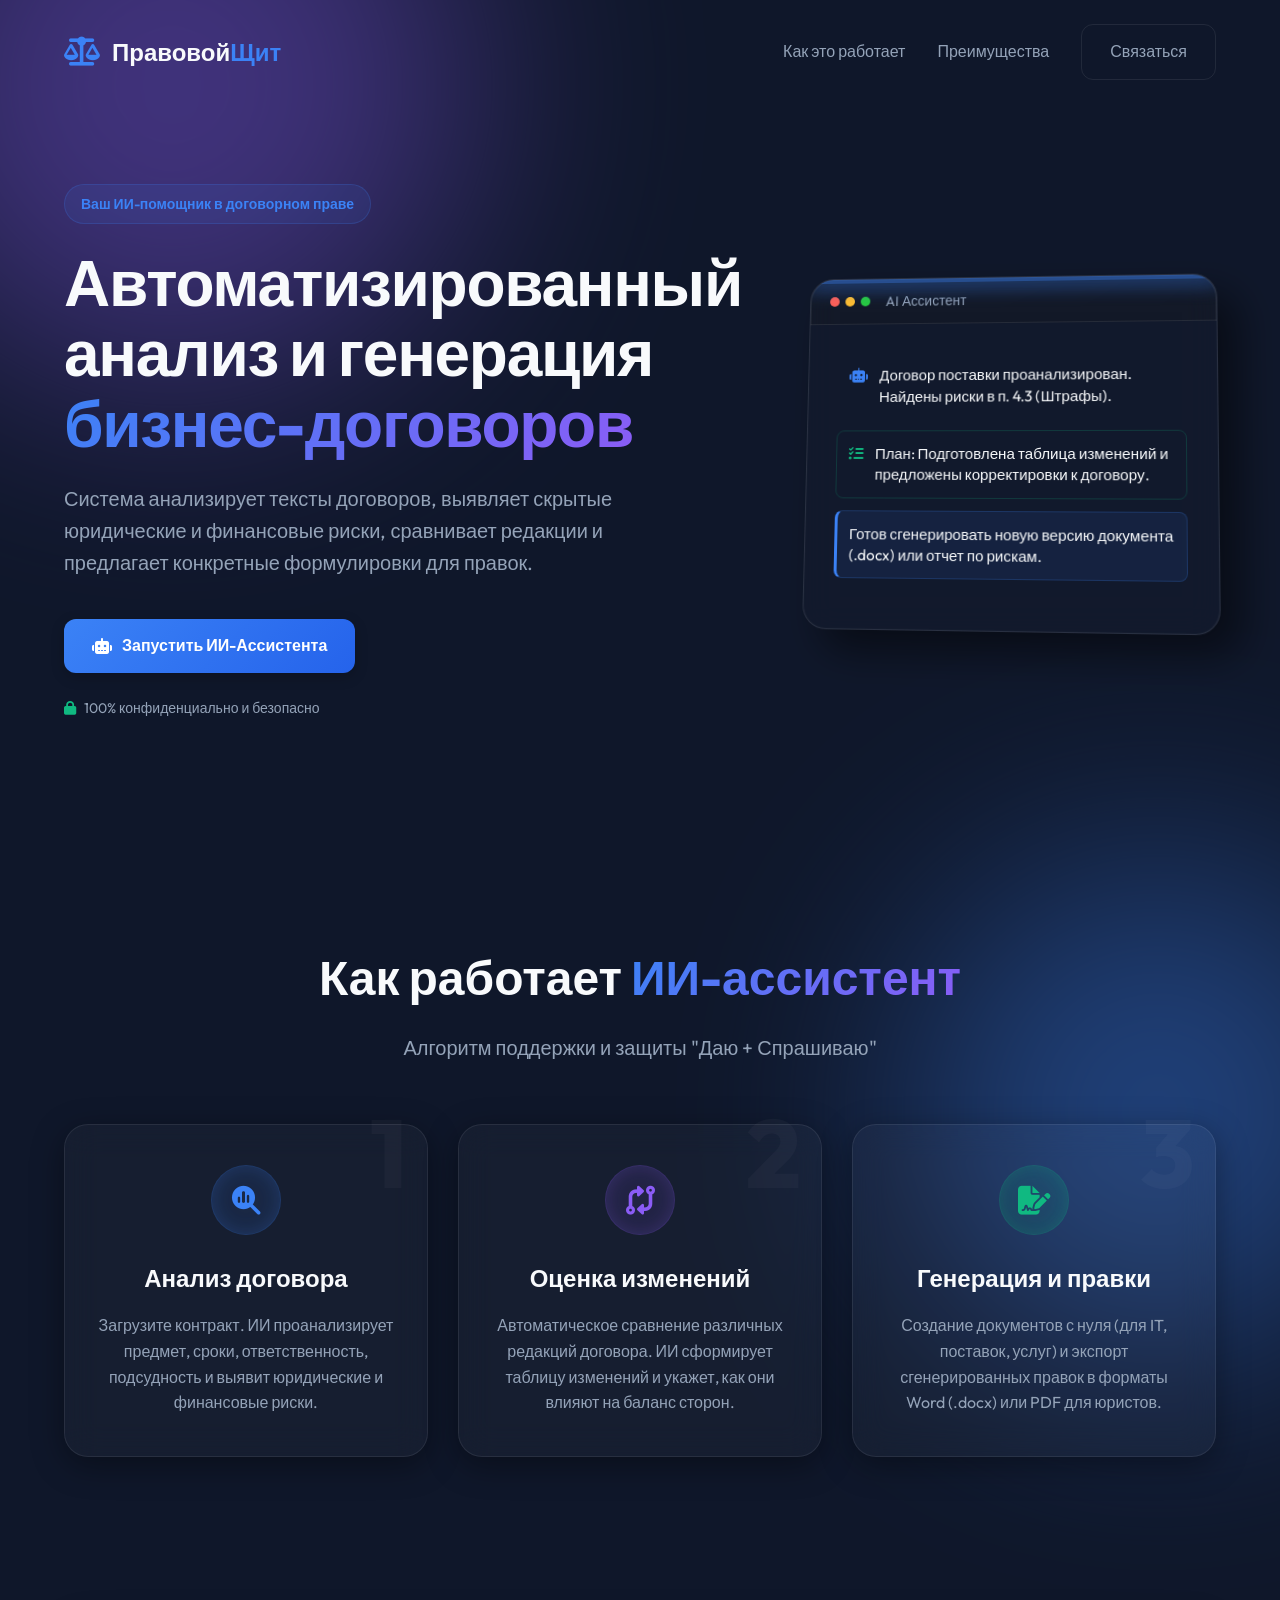
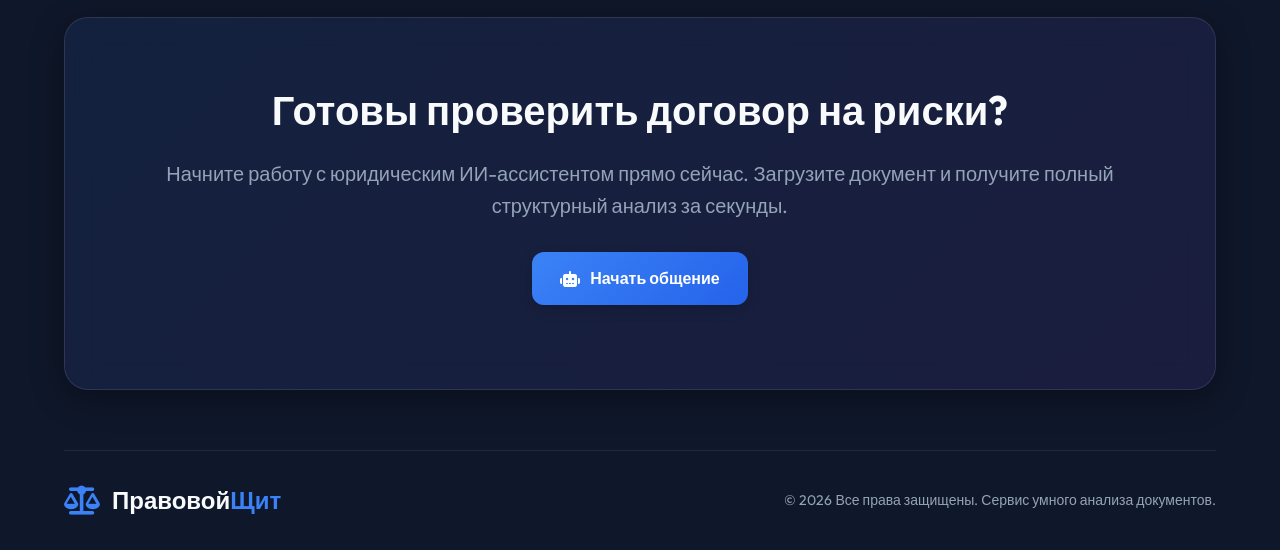
<file: index.html>
<!DOCTYPE html>
<html lang="ru">

<head>
    <meta charset="UTF-8">
    <meta name="viewport" content="width=device-width, initial-scale=1.0">
    <title>Правовой Щит | ИИ-ассистент по анализу договоров</title>
    <meta name="description"
        content="Автоматизированный анализ и генерация бизнес-договоров для юристов и компаний. Выявление юридических рисков, сравнение версий, генерация документов (.docx, .pdf).">
    <!-- Google Fonts -->
    <link rel="preconnect" href="https://fonts.googleapis.com">
    <link rel="preconnect" href="https://fonts.gstatic.com" crossorigin>
    <link href="https://fonts.googleapis.com/css2?family=Outfit:wght@300;400;500;600;700;800&display=swap"
        rel="stylesheet">
    <!-- FontAwesome -->
    <link rel="stylesheet" href="https://cdnjs.cloudflare.com/ajax/libs/font-awesome/6.4.0/css/all.min.css">
    <!-- Custom CSS -->
    <link rel="stylesheet" href="Style.css">
</head>

<body>

    <!-- Background Elements -->
    <div class="bg-shape shape-1"></div>
    <div class="bg-shape shape-2"></div>

    <!-- Header -->
    <header class="header">
        <div class="container">
            <div class="logo">
                <i class="fa-solid fa-scale-balanced"></i>
                <span class="logo-text">Правовой<span class="logo-accent">Щит</span></span>
            </div>
            <nav class="nav">
                <a href="#how-it-works">Как это работает</a>
                <a href="#advantages">Преимущества</a>
                <a href="#contact" class="btn btn-outline">Связаться</a>
            </nav>
        </div>
    </header>

    <!-- Hero Section -->
    <section class="hero">
        <div class="container hero-container">
            <div class="hero-content fade-in-up">
                <div class="badge">Ваш ИИ-помощник в договорном праве</div>
                <h1 class="hero-title">Автоматизированный анализ и генерация <br /><span
                        class="text-gradient">бизнес-договоров</span></h1>
                <p class="hero-subtitle">Система анализирует тексты договоров, выявляет скрытые юридические и финансовые риски, сравнивает редакции и предлагает конкретные формулировки для правок.</p>

                <div class="cta-group">
                    <a href="chat.html" class="btn btn-primary btn-telegram"
                        style="background: linear-gradient(135deg, #3B82F6 0%, #2563EB 100%);">
                        <i class="fa-solid fa-robot"></i>
                        Запустить ИИ-Ассистента
                    </a>
                </div>
                <p class="privacy-note"><i class="fa-solid fa-lock"></i> 100% конфиденциально и безопасно</p>
            </div>

            <div class="hero-visual fade-in-up" style="animation-delay: 0.2s;">
                <div class="glass-card mockup-card">
                    <div class="mockup-header">
                        <div class="dots"><span></span><span></span><span></span></div>
                        <div class="mockup-title">AI Ассистент</div>
                    </div>
                    <div class="mockup-body" style="background: rgba(15, 23, 42, 0.8);">
                        <div class="text-line highlight-neutral" style="height: auto; display: flex; align-items: flex-start; gap: 12px; color: #F8FAFC; margin-bottom: 12px; padding: 12px; line-height: 1.4; font-size: 0.95rem; background: transparent;">
                            <span style="color: #3B82F6;"><i class="fa-solid fa-robot"></i></span>
                            <span>Договор поставки проанализирован. Найдены риски в п. 4.3 (Штрафы).</span>
                        </div>
                        <div class="text-line highlight-green" style="margin-bottom: 12px; padding: 12px;">
                            <span class="success-icon"><i class="fa-solid fa-list-check"></i></span>
                            <span>План: Подготовлена таблица изменений и предложены корректировки к договору.</span>
                        </div>
                        <div class="text-line highlight-red"
                            style="padding: 12px; background: rgba(59, 130, 246, 0.1); border-color: rgba(59, 130, 246, 0.2); border-left: 3px solid #3B82F6; color: #F8FAFC;">
                            <span>Готов сгенерировать новую версию документа (.docx) или отчет по рискам.</span>
                        </div>
                    </div>
                    <div class="scan-line"></div>
                </div>
            </div>
        </div>
    </section>

    <!-- How It Works Section -->
    <section id="how-it-works" class="section">
        <div class="container">
            <div class="section-header fade-in-up">
                <h2 class="section-title">Как работает <span class="text-gradient">ИИ-ассистент</span></h2>
                <p class="section-subtitle">Алгоритм поддержки и защиты "Даю + Спрашиваю"</p>
            </div>

            <div class="steps-grid">
                <!-- Step 1 -->
                <div class="glass-card step-card fade-in-up" style="animation-delay: 0.1s;">
                    <div class="step-number">1</div>
                    <div class="step-icon">
                        <i class="fa-solid fa-magnifying-glass-chart"></i>
                    </div>
                    <h3 class="step-title">Анализ договора</h3>
                    <p class="step-desc">Загрузите контракт. ИИ проанализирует предмет, сроки, ответственность, подсудность и выявит юридические и финансовые риски.</p>
                </div>

                <!-- Step 2 -->
                <div class="glass-card step-card fade-in-up" style="animation-delay: 0.2s;">
                    <div class="step-number">2</div>
                    <div class="step-icon">
                        <i class="fa-solid fa-code-compare"></i>
                    </div>
                    <h3 class="step-title">Оценка изменений</h3>
                    <p class="step-desc">Автоматическое сравнение различных редакций договора. ИИ сформирует таблицу изменений и укажет, как они влияют на баланс сторон.</p>
                </div>

                <!-- Step 3 -->
                <div class="glass-card step-card fade-in-up" style="animation-delay: 0.3s;">
                    <div class="step-number">3</div>
                    <div class="step-icon">
                        <i class="fa-solid fa-file-signature"></i>
                    </div>
                    <h3 class="step-title">Генерация и правки</h3>
                    <p class="step-desc">Создание документов с нуля (для IT, поставок, услуг) и экспорт сгенерированных правок в форматы Word (.docx) или PDF для юристов.</p>
                </div>
            </div>
        </div>
    </section>

    <!-- Contact/Footer Section -->
    <footer id="contact" class="footer">
        <div class="container footer-container">
            <div class="glass-card cta-banner fade-in-up">
                <h2>Готовы проверить договор на риски?</h2>
                <p>Начните работу с юридическим ИИ-ассистентом прямо сейчас. Загрузите документ и получите полный структурный анализ за секунды.</p>
                <div class="cta-group" style="justify-content: center; margin-top: 30px;">
                    <a href="chat.html" class="btn btn-primary"
                        style="background: linear-gradient(135deg, #3B82F6 0%, #2563EB 100%);">
                        <i class="fa-solid fa-robot"></i>
                        Начать общение
                    </a>
                </div>
            </div>

            <div class="footer-bottom">
                <div class="logo">
                    <i class="fa-solid fa-scale-balanced"></i>
                    <span class="logo-text">Правовой<span class="logo-accent">Щит</span></span>
                </div>
                <p>&copy; 2026 Все права защищены. Сервис умного анализа документов.</p>
            </div>
        </div>
    </footer>

    <script>
        // Simple scroll animation and smooth scrolling logic
        document.addEventListener('DOMContentLoaded', () => {
            // Smooth scrolling for anchor links
            document.querySelectorAll('a[href^="#"]').forEach(anchor => {
                anchor.addEventListener('click', function (e) {
                    e.preventDefault();
                    document.querySelector(this.getAttribute('href')).scrollIntoView({
                        behavior: 'smooth'
                    });
                });
            });

            // Intersection Observer for fade-in animations
            const observerOptions = {
                root: null,
                rootMargin: '0px',
                threshold: 0.1
            };

            const observer = new IntersectionObserver((entries, observer) => {
                entries.forEach(entry => {
                    if (entry.isIntersecting) {
                        entry.target.classList.add('visible');
                        observer.unobserve(entry.target);
                    }
                });
            }, observerOptions);

            document.querySelectorAll('.fade-in-up').forEach(el => {
                observer.observe(el);
            });
        });
    </script>
</body>

</html>
</file>
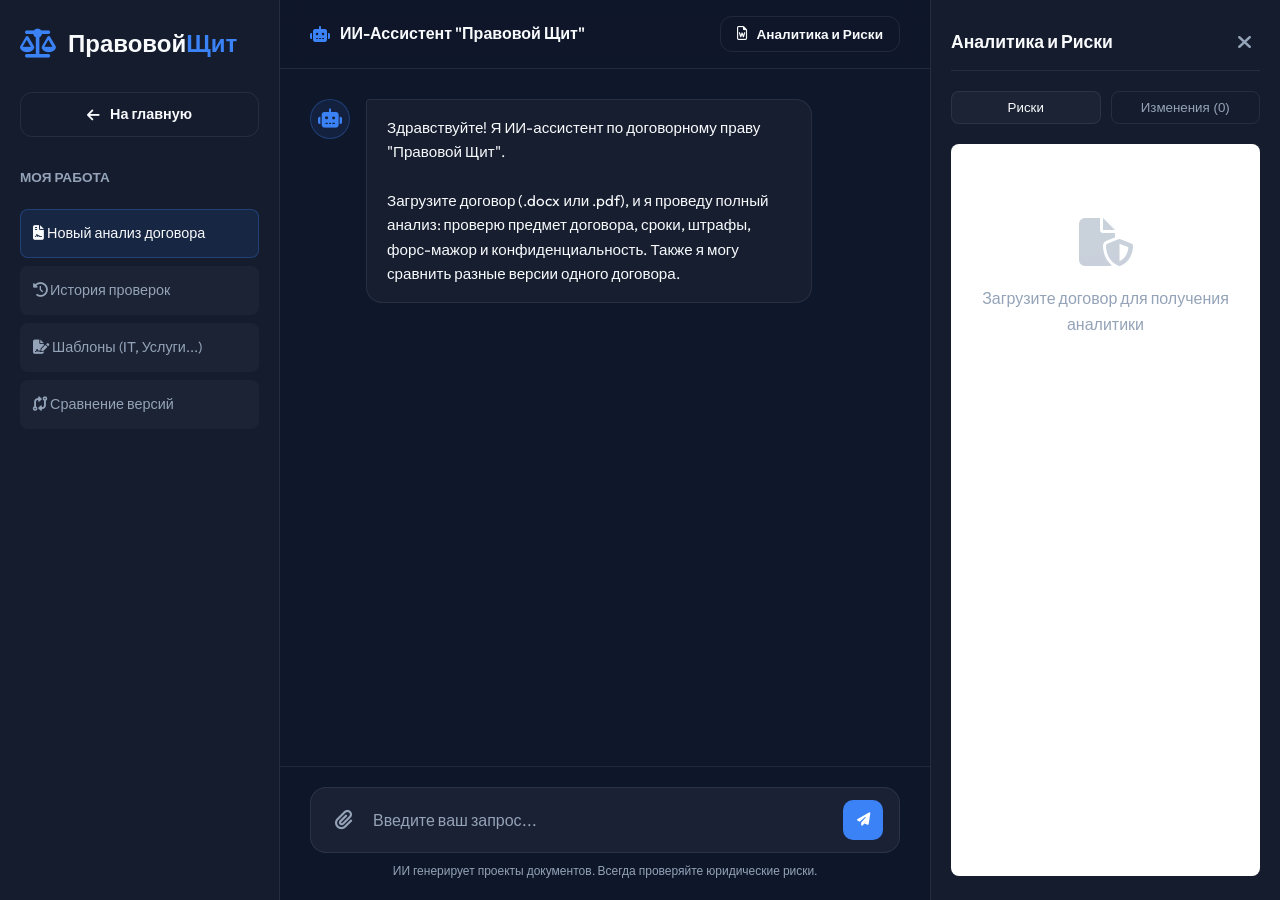
<file: chat.html>
<!DOCTYPE html>
<html lang="ru">
<head>
    <meta charset="UTF-8">
    <meta name="viewport" content="width=device-width, initial-scale=1.0">
    <title>Правовой Щит | ИИ-ассистент по анализу договоров</title>
    <meta name="description"
        content="Автоматизированный анализ и генерация бизнес-договоров для юристов и компаний. Выявление юридических рисков, сравнение версий, генерация документов (.docx, .pdf).">
    <!-- Google Fonts -->
    <link rel="preconnect" href="https://fonts.googleapis.com">
    <link rel="preconnect" href="https://fonts.gstatic.com" crossorigin>
    <link href="https://fonts.googleapis.com/css2?family=Outfit:wght@300;400;500;600;700;800&display=swap" rel="stylesheet">
    <!-- FontAwesome -->
    <link rel="stylesheet" href="https://cdnjs.cloudflare.com/ajax/libs/font-awesome/6.4.0/css/all.min.css">
    <!-- Custom CSS -->
    <link rel="stylesheet" href="Style.css">
</head>
<body style="overflow: hidden;">
    
    <!-- Background Elements -->
    <div class="bg-shape shape-1"></div>
    <div class="bg-shape shape-2"></div>

    <div class="chat-layout">
        <!-- Левое меню: История -->
        <aside class="chat-sidebar">
            <div class="logo">
                <i class="fa-solid fa-scale-balanced"></i>
                <span class="logo-text">Правовой<span class="logo-accent">Щит</span></span>
            </div>
            
            <a href="index.html" class="btn btn-outline" style="margin-top: 30px; padding: 10px; font-size: 0.9rem;">
                <i class="fa-solid fa-arrow-left"></i> На главную
            </a>
            
            <div style="margin-top: 30px; font-weight: 600; color: var(--text-secondary); font-size: 0.85rem; text-transform: uppercase;">Моя работа</div>
            <div class="history-list">
                <div class="history-item active">
                    <i class="fa-solid fa-file-contract"></i> Новый анализ договора
                </div>
                <div class="history-item">
                    <i class="fa-solid fa-clock-rotate-left"></i> История проверок
                </div>
                <div class="history-item">
                    <i class="fa-solid fa-file-signature"></i> Шаблоны (IT, Услуги...)
                </div>
                <div class="history-item">
                    <i class="fa-solid fa-code-compare"></i> Сравнение версий
                </div>
            </div>
        </aside>

        <!-- Основной экран: Чат -->
        <main class="chat-main">
            <header class="chat-header">
                <div style="font-weight: 600; display: flex; align-items: center; gap: 10px;">
                    <i class="fa-solid fa-robot" style="color: var(--accent-blue);"></i> 
                    ИИ-Ассистент "Правовой Щит"
                </div>
                <button class="btn btn-outline" style="padding: 8px 16px; font-size: 0.85rem;" onclick="togglePanel('rightPanel')">
                    <i class="fa-regular fa-file-word"></i> Аналитика и Риски
                </button>
            </header>

            <div class="chat-messages" id="chatMessages">
                <!-- Приветствие -->
                <div class="message">
                    <div class="avatar ai"><i class="fa-solid fa-robot"></i></div>
                    <div class="message-content">
                        Здравствуйте! Я ИИ-ассистент по договорному праву "Правовой Щит".<br><br>
                        Загрузите договор (.docx или .pdf), и я проведу полный анализ: проверю предмет договора, сроки, штрафы, форс-мажор и конфиденциальность. Также я могу сравнить разные версии одного договора.
                    </div>
                </div>
            </div>

            <div class="chat-input-area">
                <div class="chat-input-wrapper">
                    <button class="chat-action-btn" title="Прикрепить договор" onclick="openModal('uploadModal')">
                        <i class="fa-solid fa-paperclip"></i>
                    </button>
                    <textarea class="chat-input" id="chatInputArea" placeholder="Введите ваш запрос..." rows="1" onkeypress="handleKeyPress(event)"></textarea>
                    <button class="chat-send-btn" onclick="sendMessage()">
                        <i class="fa-solid fa-paper-plane"></i>
                    </button>
                </div>
                <div style="font-size: 0.75rem; color: var(--text-secondary); text-align: center; margin-top: 8px;">
                    ИИ генерирует проекты документов. Всегда проверяйте юридические риски.
                </div>
            </div>
        </main>

        <!-- Правая панель: Аналитика -->
        <aside class="chat-right-panel" id="rightPanel">
            <div class="panel-header">
                <span>Аналитика и Риски</span>
                <button class="chat-action-btn" onclick="togglePanel('rightPanel')"><i class="fa-solid fa-xmark"></i></button>
            </div>

            <div class="analytics-tabs" style="display: flex; gap: 10px; margin-bottom: 20px;">
                <button class="tab-btn active" style="flex: 1; padding: 8px; border: 1px solid var(--glass-border); background: var(--glass-bg); color: var(--text-primary); border-radius: 8px; cursor: pointer;">Риски</button>
                <button class="tab-btn" style="flex: 1; padding: 8px; border: 1px solid var(--glass-border); background: transparent; color: var(--text-secondary); border-radius: 8px; cursor: pointer;">Изменения (0)</button>
            </div>

            <div class="document-preview" id="analytics-content">
                <div class="placeholder-text" id="analyticsPlaceholder" style="text-align: center; color: var(--text-secondary); margin-top: 50px;">
                    <i class="fa-solid fa-file-shield" style="font-size: 3rem; margin-bottom: 20px; opacity: 0.5;"></i>
                    <br>
                    Загрузите договор для получения аналитики
                </div>
                
                <!-- Этот блок появится после загрузки (эмуляция) -->
                <div id="risk-analysis-results" style="display: none;">
                    
                    <div class="text-line highlight-red">
                        <span class="warning-icon"><i class="fa-solid fa-triangle-exclamation"></i></span>
                        <div><strong>Высокий риск: П. 4.3 (Штрафы)</strong><br><span style="font-size:0.85rem">Несбалансированная ответственность. Пеня за просрочку поставки для Поставщика 0.5% в день, а для Покупателя - 0.1%.</span></div>
                    </div>
                    <div style="height: 10px;"></div>
                    <div class="text-line highlight-green">
                        <span class="success-icon"><i class="fa-solid fa-circle-exclamation" style="color: #f59e0b;"></i></span>
                         <div><strong>Средний риск: П. 8.1 (Форс-мажор)</strong><br><span style="font-size:0.85rem">Расплывчатая формулировка обстоятельств. Рекомендуется конкретизировать список.</span></div>
                    </div>
                     <div style="height: 10px;"></div>
                    <div class="text-line highlight-green" style="border-color: rgba(59, 130, 246, 0.2); background: rgba(59, 130, 246, 0.1);">
                        <span class="success-icon"><i class="fa-solid fa-circle-info" style="color: #3b82f6;"></i></span>
                         <div><strong>Замечание: П. 10.2 (Подсудность)</strong><br><span style="font-size:0.85rem">Споры рассматриваются по месту нахождения Истца.</span></div>
                    </div>

                    
                    <button class="btn btn-primary" style="width: 100%; margin-top: 20px; font-size: 0.9rem;" onclick="generateProtocol()">
                        <i class="fa-solid fa-file-word"></i> Протокол разногласий
                    </button>
                </div>
                
                <div id="generation-results" style="display: none;">
                   <h3 style="color: #000; font-family: serif; text-align: center; margin-bottom: 20px;">ПРОТОКОЛ РАЗНОГЛАСИЙ</h3>
                        <p style="color: #333; font-family: serif; font-size: 0.9rem; line-height: 1.5;">
                            К Договору поставки №__ от __.__.20__ г.<br><br>
                            <strong>Редакция Покупателя:</strong><br>
                            Пункт 4.3 изложить в следующей редакции:<br>
                            "За нарушение сроков оплаты Товара Покупатель уплачивает Поставщику неустойку в размере 0.5% от суммы неоплаченного в срок Товара за каждый день просрочки."
                        </p>
                        <button class="btn btn-primary" style="width: 100%; margin-top: 20px; font-size: 0.9rem;">
                        <i class="fa-solid fa-download"></i> Скачать .docx
                    </button>
                 </div>
            </div>
        </aside>
    </div>

    <!-- Общие Модалки -->
    <div class="modal-overlay" id="uploadModal">
        <div class="modal-content">
            <div class="modal-header">
                <span>Загрузка договора на анализ</span>
                <button class="modal-close" onclick="closeModal('uploadModal')"><i class="fa-solid fa-xmark"></i></button>
            </div>
            <div class="upload-zone" id="dropZone" onclick="simulateUpload()">
                <i class="fa-solid fa-cloud-arrow-up"></i>
                <h3 style="margin-bottom: 8px;">Выберите файл: PDF или DOCX</h3>
                <p style="color: var(--text-secondary); font-size: 0.9rem;">(Или перетащите сюда)</p>
            </div>
            <div id="uploadProgress" style="display: none; text-align: center; padding: 20px 0;">
                <i class="fa-solid fa-spinner fa-spin" style="font-size: 2rem; color: var(--accent-blue); margin-bottom: 10px;"></i>
                <p>ИИ анализирует договор...</p>
            </div>
        </div>
    </div>


    <script>
        function togglePanel(id) {
            const panel = document.getElementById(id);
            panel.classList.toggle('open');
        }

        function openModal(id) {
            document.getElementById(id).classList.add('active');
        }

        function closeModal(id) {
            document.getElementById(id).classList.remove('active');
        }

        function scrollToBottom() {
            const messages = document.getElementById('chatMessages');
            messages.scrollTop = messages.scrollHeight;
        }

        function handleKeyPress(e) {
            if (e.key === 'Enter' && !e.shiftKey) {
                e.preventDefault();
                sendMessage();
            }
        }

        function sendMessage() {
            const input = document.getElementById('chatInputArea');
            const message = input.value.trim();
            if (message === '') return;

            const messages = document.getElementById('chatMessages');
            
            // Add User Message
            messages.innerHTML += `
                <div class="message user fade-in-up">
                    <div class="avatar user"><i class="fa-solid fa-user"></i></div>
                    <div class="message-content">
                        ${message}
                    </div>
                </div>
            `;
            
            input.value = '';
            scrollToBottom();

             // Show typing indicator
            const typingIndicator = document.createElement('div');
            typingIndicator.className = 'message fade-in-up';
            typingIndicator.id = 'typing-indicator';
            typingIndicator.innerHTML = `
                <div class="avatar ai"><i class="fa-solid fa-robot"></i></div>
                <div class="message-content">
                    <i class="fa-solid fa-circle fa-beat" style="font-size: 0.5rem; color: var(--text-secondary);"></i>
                    <i class="fa-solid fa-circle fa-beat" style="font-size: 0.5rem; color: var(--text-secondary); margin: 0 4px; animation-delay: 0.1s;"></i>
                    <i class="fa-solid fa-circle fa-beat" style="font-size: 0.5rem; color: var(--text-secondary); animation-delay: 0.2s;"></i>
                </div>
            `;
            messages.appendChild(typingIndicator);
            scrollToBottom();

             setTimeout(() => {
                    document.getElementById('typing-indicator').remove();
                    let responseHTML = '';
                    
                    if (message.toLowerCase().includes('договор') || message.toLowerCase().includes('проверь')) {
                        responseHTML = `
                            <div class="ai-block analysis">
                                <div class="ai-block-title">Первичный анализ</div>
                                Понял вас. Пожалуйста, загрузите договор для проверки. Я обращу внимание на ключевые аспекты: предмет, сроки, ответственность, форс-мажор и конфиденциальность.
                            </div>
                            <div class="ai-block tools">
                                <div class="ai-block-title">Доступные действия</div>
                                <div class="chat-tools">
                                    <span class="tool-chip" onclick="openModal('uploadModal')"><i class="fa-solid fa-upload"></i> Загрузить документ (.docx)</span>
                                </div>
                            </div>
                        `;
                    } else if (message.toLowerCase().includes('it') || message.toLowerCase().includes('разработ')) {
                         responseHTML = `
                            <div class="ai-block analysis">
                                <div class="ai-block-title">Шаблон IT-договора</div>
                                Отлично. Для договора на разработку ПО (IT-сектор) нам необходимо согласовать следующие ключевые моменты: ТЗ, порядок передачи исключительных прав (отчуждение или лицензия), этапы оплаты и ответственность за срывы сроков.
                            </div>
                            <div class="ai-block plan">
                                <div class="ai-block-title">Ключевые вопросы (1/3)</div>
                                Кому будут принадлежать исключительные права на код после завершения работ: Вашей компании (Заказчику) или Исполнителю?
                            </div>
                        `;
                    } else {
                        responseHTML = `
                            <div class="ai-block analysis">
                                <div class="ai-block-title">Ответ</div>
                                Понял вас. Вы хотите проанализировать существующий договор или необходимо составить новый документ (например, договор поставки, оказания услуг или инвестиционный договор)?
                            </div>
                        `;
                    }
                    
                    messages.innerHTML += `
                        <div class="message fade-in-up">
                            <div class="avatar ai"><i class="fa-solid fa-robot"></i></div>
                            <div class="message-content">
                                ${responseHTML}
                            </div>
                        </div>
                    `;
                    scrollToBottom();
            }, 1500);

        }


        function simulateUpload() {
            document.getElementById('dropZone').style.display = 'none';
            document.getElementById('uploadProgress').style.display = 'block';
            
            setTimeout(() => {
                closeModal('uploadModal');
                document.getElementById('dropZone').style.display = 'block';
                document.getElementById('uploadProgress').style.display = 'none';
                
                const messages = document.getElementById('chatMessages');
                messages.innerHTML += `
                    <div class="message user fade-in-up">
                        <div class="avatar user"><i class="fa-solid fa-user"></i></div>
                        <div class="message-content">
                            <i class="fa-solid fa-file-contract" style="font-size: 2rem; color: var(--text-secondary); margin-bottom: 10px; display: block;"></i>
                            Загружен договор: contract_v2.docx
                        </div>
                    </div>
                `;
                
                setTimeout(() => {
                    messages.innerHTML += `
                        <div class="message fade-in-up">
                            <div class="avatar ai"><i class="fa-solid fa-robot"></i></div>
                            <div class="message-content" style="border-left: 3px solid var(--accent-blue);">
                                <b>Результат анализа договора</b><br/><br/>
                                Договор проанализирован. <b>Выявлено 1 критический риск и 1 замечание средней важности</b>. <br>
                                Подробный отчет сформирован в Панели Аналитики справа.
                            </div>
                        </div>
                    `;
                    
                    // Show analytics
                    document.getElementById('analyticsPlaceholder').style.display = 'none';
                    document.getElementById('generation-results').style.display = 'none';
                    document.getElementById('risk-analysis-results').style.display = 'block';
                    document.getElementById('rightPanel').classList.add('open');

                    scrollToBottom();
                }, 1500);
            }, 2000);
        }

        function generateProtocol() {
            const messages = document.getElementById('chatMessages');
            messages.innerHTML += `
                <div class="message fade-in-up">
                    <div class="avatar ai"><i class="fa-solid fa-robot"></i></div>
                    <div class="message-content" style="border-left: 3px solid var(--accent-purple);">
                        <i class="fa-solid fa-check-circle" style="color: var(--accent-green);"></i> <b>Протокол разногласий сгенерирован!</b><br/><br/>
                        Основываясь на найденных рисках я сгенерировал правки. Пожалуйста, ознакомьтесь с черновиком в правой панели.
                    </div>
                </div>
            `;
            
            document.getElementById('analyticsPlaceholder').style.display = 'none';
            document.getElementById('risk-analysis-results').style.display = 'none';
            document.getElementById('generation-results').style.display = 'block';

            scrollToBottom();
        }
    </script>
</body>
</html>
</file>
<file: Style.css>
/* =========================================
   Дизайн Система & Переменные
   ========================================= */
:root {
    --bg-color: #0F172A; /* Deep slate */
    --text-primary: #F8FAFC;
    --text-secondary: #94A3B8;
    
    /* Accents */
    --accent-blue: #3B82F6;
    --accent-blue-hover: #2563EB;
    --accent-green: #10B981;
    --accent-green-hover: #059669;
    --accent-purple: #8B5CF6;
    
    /* Gradients */
    --gradient-primary: linear-gradient(135deg, #3B82F6 0%, #8B5CF6 100%);
    
    /* Glassmorphism */
    --glass-bg: rgba(255, 255, 255, 0.03);
    --glass-border: rgba(255, 255, 255, 0.08);
    --glass-shadow: 0 8px 32px 0 rgba(0, 0, 0, 0.37);
    
    /* Typography */
    --font-main: 'Outfit', sans-serif;
}

/* =========================================
   Сброс стилей (Reset)
   ========================================= */
* {
    margin: 0;
    padding: 0;
    box-sizing: border-box;
}

html {
    scroll-behavior: smooth;
}

body {
    font-family: var(--font-main);
    background-color: var(--bg-color);
    color: var(--text-primary);
    line-height: 1.6;
    overflow-x: hidden;
    position: relative;
}

/* =========================================
   Фоновые Элементы (Ambient glow effects)
   ========================================= */
.bg-shape {
    position: absolute;
    filter: blur(120px);
    z-index: -1;
    border-radius: 50%;
    opacity: 0.4;
}

.shape-1 {
    top: -10%;
    left: -10%;
    width: 600px;
    height: 600px;
    background: var(--accent-purple);
}

.shape-2 {
    top: 40%;
    right: -10%;
    width: 500px;
    height: 500px;
    background: var(--accent-blue);
}

/* =========================================
   Утилиты и Базовые Классы
   ========================================= */
.container {
    max-width: 1200px;
    margin: 0 auto;
    padding: 0 24px;
}

.text-gradient {
    background: var(--gradient-primary);
    -webkit-background-clip: text;
    -webkit-text-fill-color: transparent;
    background-clip: text;
}

/* Glassmorphism Card */
.glass-card {
    background: var(--glass-bg);
    backdrop-filter: blur(16px);
    -webkit-backdrop-filter: blur(16px);
    border: 1px solid var(--glass-border);
    border-radius: 24px;
    box-shadow: var(--glass-shadow);
    transition: transform 0.3s ease, border-color 0.3s ease;
}

.glass-card:hover {
    border-color: rgba(255, 255, 255, 0.2);
    transform: translateY(-5px);
}

/* Кнопки */
.btn {
    display: inline-flex;
    align-items: center;
    justify-content: center;
    gap: 10px;
    padding: 14px 28px;
    border-radius: 12px;
    font-weight: 600;
    font-size: 1rem;
    text-decoration: none;
    cursor: pointer;
    transition: all 0.3s ease;
    border: none;
    font-family: var(--font-main);
}

.btn-primary {
    color: white;
    box-shadow: 0 4px 14px 0 rgba(0, 0, 0, 0.2);
}

.btn-telegram {
    background: linear-gradient(135deg, #2AABEE 0%, #229ED9 100%);
}

.btn-telegram:hover {
    background: linear-gradient(135deg, #229ED9 0%, #1c85b8 100%);
    box-shadow: 0 6px 20px rgba(42, 171, 238, 0.4);
    transform: translateY(-2px);
}

.btn-whatsapp {
    background: linear-gradient(135deg, #25D366 0%, #128C7E 100%);
}

.btn-whatsapp:hover {
    background: linear-gradient(135deg, #128C7E 0%, #0e6b60 100%);
    box-shadow: 0 6px 20px rgba(37, 211, 102, 0.4);
    transform: translateY(-2px);
}

.btn-outline {
    background: transparent;
    border: 1px solid var(--glass-border);
    color: var(--text-primary);
}

.btn-outline:hover {
    background: rgba(255, 255, 255, 0.1);
    border-color: rgba(255, 255, 255, 0.3);
}

/* =========================================
   Хедер (Header)
   ========================================= */
.header {
    padding: 24px 0;
    position: relative;
    z-index: 100;
}

.header .container {
    display: flex;
    justify-content: space-between;
    align-items: center;
}

.logo {
    display: flex;
    align-items: center;
    gap: 12px;
    font-size: 1.5rem;
    font-weight: 700;
}

.logo i {
    color: var(--accent-blue);
    font-size: 1.8rem;
}

.logo-accent {
    color: var(--accent-blue);
}

.nav {
    display: flex;
    align-items: center;
    gap: 32px;
}

.nav a {
    color: var(--text-secondary);
    text-decoration: none;
    font-weight: 500;
    transition: color 0.3s ease;
}

.nav a:hover:not(.btn) {
    color: var(--text-primary);
}

/* =========================================
   Hero Секция
   ========================================= */
.hero {
    padding: 80px 0 120px;
    position: relative;
    z-index: 10;
}

.hero-container {
    display: grid;
    grid-template-columns: 1fr 1fr;
    gap: 60px;
    align-items: center;
}

.badge {
    display: inline-block;
    padding: 8px 16px;
    background: rgba(59, 130, 246, 0.1);
    border: 1px solid rgba(59, 130, 246, 0.2);
    border-radius: 100px;
    color: var(--accent-blue);
    font-size: 0.875rem;
    font-weight: 600;
    margin-bottom: 24px;
}

.hero-title {
    font-size: 4rem;
    line-height: 1.1;
    font-weight: 800;
    margin-bottom: 24px;
    letter-spacing: -0.02em;
}

.hero-subtitle {
    font-size: 1.25rem;
    color: var(--text-secondary);
    margin-bottom: 40px;
    max-width: 90%;
}

.cta-group {
    display: flex;
    gap: 20px;
    flex-wrap: wrap;
    margin-bottom: 24px;
}

.privacy-note {
    font-size: 0.875rem;
    color: var(--text-secondary);
    display: flex;
    align-items: center;
    gap: 8px;
}

.privacy-note i {
    color: var(--accent-green);
}

/* Мокап документа (Visual) */
.mockup-card {
    padding: 0;
    overflow: hidden;
    position: relative;
    transform: perspective(1000px) rotateY(-5deg) rotateX(5deg);
    box-shadow: 20px 20px 40px rgba(0, 0, 0, 0.5), inset 0 0 0 1px var(--glass-border);
}

.mockup-card:hover {
    transform: perspective(1000px) rotateY(-2deg) rotateX(2deg) translateY(-10px);
}

.mockup-header {
    background: rgba(0, 0, 0, 0.2);
    padding: 12px 20px;
    display: flex;
    align-items: center;
    border-bottom: 1px solid var(--glass-border);
}

.dots {
    display: flex;
    gap: 6px;
    margin-right: 16px;
}

.dots span {
    width: 10px;
    height: 10px;
    border-radius: 50%;
}

.dots span:nth-child(1) { background: #FF5F56; }
.dots span:nth-child(2) { background: #FFBD2E; }
.dots span:nth-child(3) { background: #27C93F; }

.mockup-title {
    font-size: 0.875rem;
    color: var(--text-secondary);
}

.mockup-body {
    padding: 30px;
    background: rgba(255, 255, 255, 0.02);
}

.text-line {
    height: 10px;
    background: rgba(255, 255, 255, 0.05);
    border-radius: 4px;
    margin-bottom: 20px;
    width: 100%;
    color: transparent; /* Скрываем реальный текст если используем блоки */
}

.text-line.highlight-red, .text-line.highlight-green {
    height: auto;
    background: transparent;
    color: var(--text-primary);
    font-size: 0.95rem;
    padding: 16px;
    border-radius: 8px;
    display: flex;
    align-items: flex-start;
    gap: 12px;
    line-height: 1.4;
    position: relative;
    overflow: hidden;
}

.highlight-red {
    background: rgba(239, 68, 68, 0.1);
    border: 1px solid rgba(239, 68, 68, 0.2);
}

.highlight-green {
    background: rgba(16, 185, 129, 0.1);
    border: 1px solid rgba(16, 185, 129, 0.2);
}

.warning-icon { color: #EF4444; }
.success-icon { color: #10B981; }

.scan-line {
    position: absolute;
    top: 0;
    left: 0;
    width: 100%;
    height: 4px;
    background: var(--accent-blue);
    box-shadow: 0 0 20px 5px var(--accent-blue);
    opacity: 0.5;
    animation: scan 4s linear infinite;
}

@keyframes scan {
    0% { top: 0; opacity: 0; }
    10% { opacity: 0.5; }
    90% { opacity: 0.5; }
    100% { top: 100%; opacity: 0; }
}

/* =========================================
   Секция Как это работает
   ========================================= */
.section {
    padding: 100px 0;
    position: relative;
    z-index: 10;
}

.section-header {
    text-align: center;
    margin-bottom: 60px;
}

.section-title {
    font-size: 3rem;
    margin-bottom: 16px;
    font-weight: 700;
}

.section-subtitle {
    font-size: 1.25rem;
    color: var(--text-secondary);
}

.steps-grid {
    display: grid;
    grid-template-columns: repeat(3, 1fr);
    gap: 30px;
}

.step-card {
    padding: 40px 30px;
    position: relative;
    text-align: center;
}

.step-number {
    position: absolute;
    top: -20px;
    right: 20px;
    font-size: 6rem;
    font-weight: 800;
    color: rgba(255, 255, 255, 0.03);
    line-height: 1;
    pointer-events: none;
}

.step-icon {
    width: 70px;
    height: 70px;
    border-radius: 50%;
    background: rgba(59, 130, 246, 0.1);
    display: flex;
    align-items: center;
    justify-content: center;
    margin: 0 auto 24px;
    font-size: 1.8rem;
    color: var(--accent-blue);
    border: 1px solid rgba(59, 130, 246, 0.2);
    box-shadow: 0 0 20px rgba(59, 130, 246, 0.2) inset;
}

/* Gradient logic for icons */
.step-card:nth-child(2) .step-icon {
    background: rgba(139, 92, 246, 0.1);
    color: var(--accent-purple);
    border-color: rgba(139, 92, 246, 0.2);
    box-shadow: 0 0 20px rgba(139, 92, 246, 0.2) inset;
}

.step-card:nth-child(3) .step-icon {
    background: rgba(16, 185, 129, 0.1);
    color: var(--accent-green);
    border-color: rgba(16, 185, 129, 0.2);
    box-shadow: 0 0 20px rgba(16, 185, 129, 0.2) inset;
}

.step-title {
    font-size: 1.5rem;
    margin-bottom: 16px;
    font-weight: 600;
}

.step-desc {
    color: var(--text-secondary);
    font-size: 1rem;
}

/* =========================================
   Footer / CTA
   ========================================= */
.footer {
    padding: 60px 0 30px;
    position: relative;
    z-index: 10;
}

.cta-banner {
    padding: 60px;
    text-align: center;
    background: linear-gradient(135deg, rgba(59, 130, 246, 0.1) 0%, rgba(139, 92, 246, 0.1) 100%);
    border: 1px solid rgba(255, 255, 255, 0.1);
    margin-bottom: 60px;
}

.cta-banner h2 {
    font-size: 2.5rem;
    margin-bottom: 16px;
}

.cta-banner p {
    font-size: 1.25rem;
    color: var(--text-secondary);
}

.footer-bottom {
    display: flex;
    justify-content: space-between;
    align-items: center;
    padding-top: 30px;
    border-top: 1px solid var(--glass-border);
}

.footer-bottom p {
    color: var(--text-secondary);
    font-size: 0.875rem;
}

/* =========================================
   Анимации
   ========================================= */
.fade-in-up {
    opacity: 0;
    transform: translateY(30px);
    transition: opacity 0.8s cubic-bezier(0.16, 1, 0.3, 1), 
                transform 0.8s cubic-bezier(0.16, 1, 0.3, 1);
}

.fade-in-up.visible {
    opacity: 1;
    transform: translateY(0);
}

/* =========================================
   Адаптивность (Responsive)
   ========================================= */
@media (max-width: 992px) {
    .hero-title { font-size: 3rem; }
    .hero-container {
        grid-template-columns: 1fr;
        text-align: center;
    }
    .hero-subtitle {
        margin: 0 auto 40px;
    }
    .cta-group { justify-content: center; }
    .badge { margin: 0 auto 24px; }
    .privacy-note { justify-content: center; }
}

@media (max-width: 768px) {
    .nav { display: none; } /* Простая логика, скрываем меню на мобилках для посадочной страницы */
    .steps-grid { grid-template-columns: 1fr; }
    .section-title { font-size: 2.2rem; }
    .cta-banner { padding: 40px 20px; }
    .cta-banner h2 { font-size: 2rem; }
    .footer-bottom {
        flex-direction: column;
        gap: 20px;
        text-align: center;
    }
}

/* =========================================
   Чат Интерфейс (AI Assistant)
   ========================================= */
.chat-layout {
    display: flex;
    height: 100vh;
    overflow: hidden;
    background: var(--bg-color);
}

.chat-sidebar {
    width: 280px;
    background: rgba(255, 255, 255, 0.02);
    border-right: 1px solid var(--glass-border);
    display: flex;
    flex-direction: column;
    padding: 24px 20px;
}

.chat-main {
    flex: 1;
    display: flex;
    flex-direction: column;
    position: relative;
}

.chat-header {
    padding: 16px 30px;
    border-bottom: 1px solid var(--glass-border);
    display: flex;
    justify-content: space-between;
    align-items: center;
    background: rgba(15, 23, 42, 0.8);
    backdrop-filter: blur(10px);
    z-index: 10;
}

.chat-messages {
    flex: 1;
    padding: 30px;
    overflow-y: auto;
    display: flex;
    flex-direction: column;
    gap: 24px;
}

.chat-input-area {
    padding: 20px 30px;
    background: rgba(15, 23, 42, 0.9);
    border-top: 1px solid var(--glass-border);
    backdrop-filter: blur(10px);
}

.chat-input-wrapper {
    display: flex;
    align-items: center;
    gap: 12px;
    background: rgba(255, 255, 255, 0.05);
    border: 1px solid var(--glass-border);
    border-radius: 16px;
    padding: 12px 16px;
}

.chat-input {
    flex: 1;
    background: transparent;
    border: none;
    color: var(--text-primary);
    font-size: 1rem;
    font-family: var(--font-main);
    resize: none;
    max-height: 120px;
    outline: none;
    line-height: 1.5;
}

.chat-input::placeholder {
    color: var(--text-secondary);
}

.chat-action-btn {
    background: transparent;
    border: none;
    color: var(--text-secondary);
    font-size: 1.25rem;
    cursor: pointer;
    padding: 8px;
    border-radius: 8px;
    transition: all 0.2s;
    display: flex;
    align-items: center;
    justify-content: center;
}

.chat-action-btn:hover {
    color: var(--accent-blue);
    background: rgba(59, 130, 246, 0.1);
}

.chat-send-btn {
    background: var(--accent-blue);
    color: white;
    border: none;
    width: 40px;
    height: 40px;
    border-radius: 10px;
    display: flex;
    align-items: center;
    justify-content: center;
    cursor: pointer;
    transition: transform 0.2s, background 0.2s;
}

.chat-send-btn:hover {
    background: var(--accent-blue-hover);
    transform: scale(1.05);
}

/* Сообщения */
.message {
    display: flex;
    gap: 16px;
    max-width: 85%;
}

.message.user {
    align-self: flex-end;
    flex-direction: row-reverse;
}

.avatar {
    width: 40px;
    height: 40px;
    border-radius: 50%;
    display: flex;
    align-items: center;
    justify-content: center;
    font-size: 1.2rem;
    flex-shrink: 0;
}

.avatar.ai {
    background: rgba(59, 130, 246, 0.1);
    color: var(--accent-blue);
    border: 1px solid rgba(59, 130, 246, 0.3);
}

.avatar.user {
    background: rgba(16, 185, 129, 0.1);
    color: var(--accent-green);
    border: 1px solid rgba(16, 185, 129, 0.3);
}

.message-content {
    background: rgba(255, 255, 255, 0.03);
    border: 1px solid var(--glass-border);
    padding: 16px 20px;
    border-radius: 16px;
    border-top-left-radius: 4px;
    font-size: 0.95rem;
    line-height: 1.6;
}

.message.user .message-content {
    background: rgba(59, 130, 246, 0.1);
    border-color: rgba(59, 130, 246, 0.2);
    border-top-left-radius: 16px;
    border-top-right-radius: 4px;
}

/* Структурированные блоки в ответе ИИ */
.ai-block {
    margin-bottom: 12px;
}
.ai-block:last-child {
    margin-bottom: 0;
}

.ai-block-title {
    font-weight: 600;
    font-size: 0.85rem;
    text-transform: uppercase;
    letter-spacing: 0.05em;
    margin-bottom: 4px;
    color: var(--text-secondary);
}

.ai-block.analysis .ai-block-title { color: var(--accent-blue); }
.ai-block.plan .ai-block-title { color: var(--accent-green); }
.ai-block.tools .ai-block-title { color: var(--accent-purple); }
.ai-block.advice .ai-block-title { color: #F59E0B; }

/* Интерактивные инструменты в чате */
.chat-tools {
    display: flex;
    gap: 10px;
    margin-top: 16px;
    flex-wrap: wrap;
}

.tool-chip {
    display: inline-flex;
    align-items: center;
    gap: 8px;
    padding: 8px 16px;
    background: rgba(255, 255, 255, 0.05);
    border: 1px solid var(--glass-border);
    border-radius: 100px;
    font-size: 0.85rem;
    color: var(--text-primary);
    cursor: pointer;
    transition: all 0.2s;
}

.tool-chip:hover {
    background: rgba(59, 130, 246, 0.1);
    border-color: rgba(59, 130, 246, 0.4);
    color: white;
}

.tool-chip i {
    color: var(--accent-blue);
}

/* Правая панель (Preview) */
.chat-right-panel {
    width: 350px;
    background: rgba(255, 255, 255, 0.02);
    border-left: 1px solid var(--glass-border);
    display: flex;
    flex-direction: column;
    padding: 24px 20px;
    transition: transform 0.3s;
}

.panel-header {
    font-size: 1.1rem;
    font-weight: 600;
    margin-bottom: 20px;
    padding-bottom: 10px;
    border-bottom: 1px solid var(--glass-border);
    display: flex;
    justify-content: space-between;
    align-items: center;
}

.document-preview {
    flex: 1;
    background: #ffffff;
    border-radius: 8px;
    padding: 24px;
    overflow-y: auto;
    color: #333;
}

/* Стили для карточек рисков (панель аналитики) */
.risk-card {
    border: 1px solid var(--glass-border);
    border-radius: 12px;
    padding: 16px;
    margin-bottom: 12px;
    background: rgba(255, 255, 255, 0.02);
}

.risk-header {
    display: flex;
    align-items: center;
    gap: 10px;
    font-weight: 600;
    margin-bottom: 8px;
}

.risk-card.critical {
    border-color: rgba(239, 68, 68, 0.3);
    background: rgba(239, 68, 68, 0.05);
}

.risk-card.critical .risk-header {
    color: #EF4444;
}

.risk-card.warning {
    border-color: rgba(245, 158, 11, 0.3);
    background: rgba(245, 158, 11, 0.05);
}

.risk-card.warning .risk-header {
    color: #F59E0B;
}

.risk-card.info {
    border-color: rgba(59, 130, 246, 0.3);
    background: rgba(59, 130, 246, 0.05);
}

.risk-card.info .risk-header {
    color: #3B82F6;
}

.risk-body {
    font-size: 0.9rem;
    color: var(--text-secondary);
    line-height: 1.5;
}

.doc-placeholder {
    display: flex;
    flex-direction: column;
    align-items: center;
    justify-content: center;
    height: 100%;
    color: var(--text-secondary);
    text-align: center;
    font-family: var(--font-main);
}

.doc-placeholder i {
    font-size: 3rem;
    margin-bottom: 16px;
    opacity: 0.5;
}

/* History List */
.history-list {
    display: flex;
    flex-direction: column;
    gap: 8px;
    margin-top: 20px;
}

.history-item {
    padding: 12px;
    background: rgba(255, 255, 255, 0.03);
    border-radius: 8px;
    cursor: pointer;
    transition: background 0.2s;
    font-size: 0.9rem;
    color: var(--text-secondary);
    border: 1px solid transparent;
}

.history-item:hover {
    background: rgba(255, 255, 255, 0.08);
}

.history-item.active {
    background: rgba(59, 130, 246, 0.1);
    border-color: rgba(59, 130, 246, 0.3);
    color: var(--text-primary);
}

@media (max-width: 992px) {
    .chat-right-panel {
        position: absolute;
        right: -100%;
        height: 100%;
        z-index: 20;
    }
    .chat-right-panel.open {
        right: 0;
        background: var(--bg-color);
    }
}

@media (max-width: 768px) {
    .chat-sidebar {
        position: absolute;
        left: -100%;
        height: 100%;
        z-index: 20;
    }
    .chat-sidebar.open {
        left: 0;
        background: var(--bg-color);
    }
    .message {
        max-width: 95%;
    }
}

/* =========================================
   Модальные Окна и Формы
   ========================================= */
.modal-overlay {
    position: fixed;
    top: 0; left: 0; right: 0; bottom: 0;
    background: rgba(15, 23, 42, 0.8);
    backdrop-filter: blur(5px);
    z-index: 1000;
    display: flex;
    align-items: center;
    justify-content: center;
    opacity: 0;
    pointer-events: none;
    transition: opacity 0.3s;
}

.modal-overlay.active {
    opacity: 1;
    pointer-events: auto;
}

.modal-content {
    background: var(--bg-color);
    border: 1px solid var(--glass-border);
    border-radius: 20px;
    padding: 30px;
    width: 90%;
    max-width: 500px;
    box-shadow: var(--glass-shadow);
    transform: translateY(20px);
    transition: transform 0.3s;
}

.modal-overlay.active .modal-content {
    transform: translateY(0);
}

.modal-header {
    display: flex;
    justify-content: space-between;
    align-items: center;
    margin-bottom: 20px;
    font-size: 1.2rem;
    font-weight: 600;
}

.modal-close {
    background: none;
    border: none;
    color: var(--text-secondary);
    font-size: 1.2rem;
    cursor: pointer;
}

.upload-zone {
    border: 2px dashed rgba(59, 130, 246, 0.5);
    border-radius: 12px;
    padding: 40px 20px;
    text-align: center;
    background: rgba(59, 130, 246, 0.05);
    cursor: pointer;
    transition: all 0.2s;
    margin-bottom: 20px;
}

.upload-zone:hover {
    background: rgba(59, 130, 246, 0.1);
    border-color: var(--accent-blue);
}

.upload-zone i {
    font-size: 3rem;
    color: var(--accent-blue);
    margin-bottom: 16px;
}

.form-group {
    margin-bottom: 16px;
}

.form-group label {
    display: block;
    margin-bottom: 8px;
    font-size: 0.9rem;
    color: var(--text-secondary);
}

.form-control {
    width: 100%;
    padding: 12px 16px;
    background: rgba(255, 255, 255, 0.05);
    border: 1px solid var(--glass-border);
    border-radius: 10px;
    color: var(--text-primary);
    font-family: var(--font-main);
    font-size: 1rem;
    outline: none;
}

.form-control:focus {
    border-color: var(--accent-blue);
}
</file>
